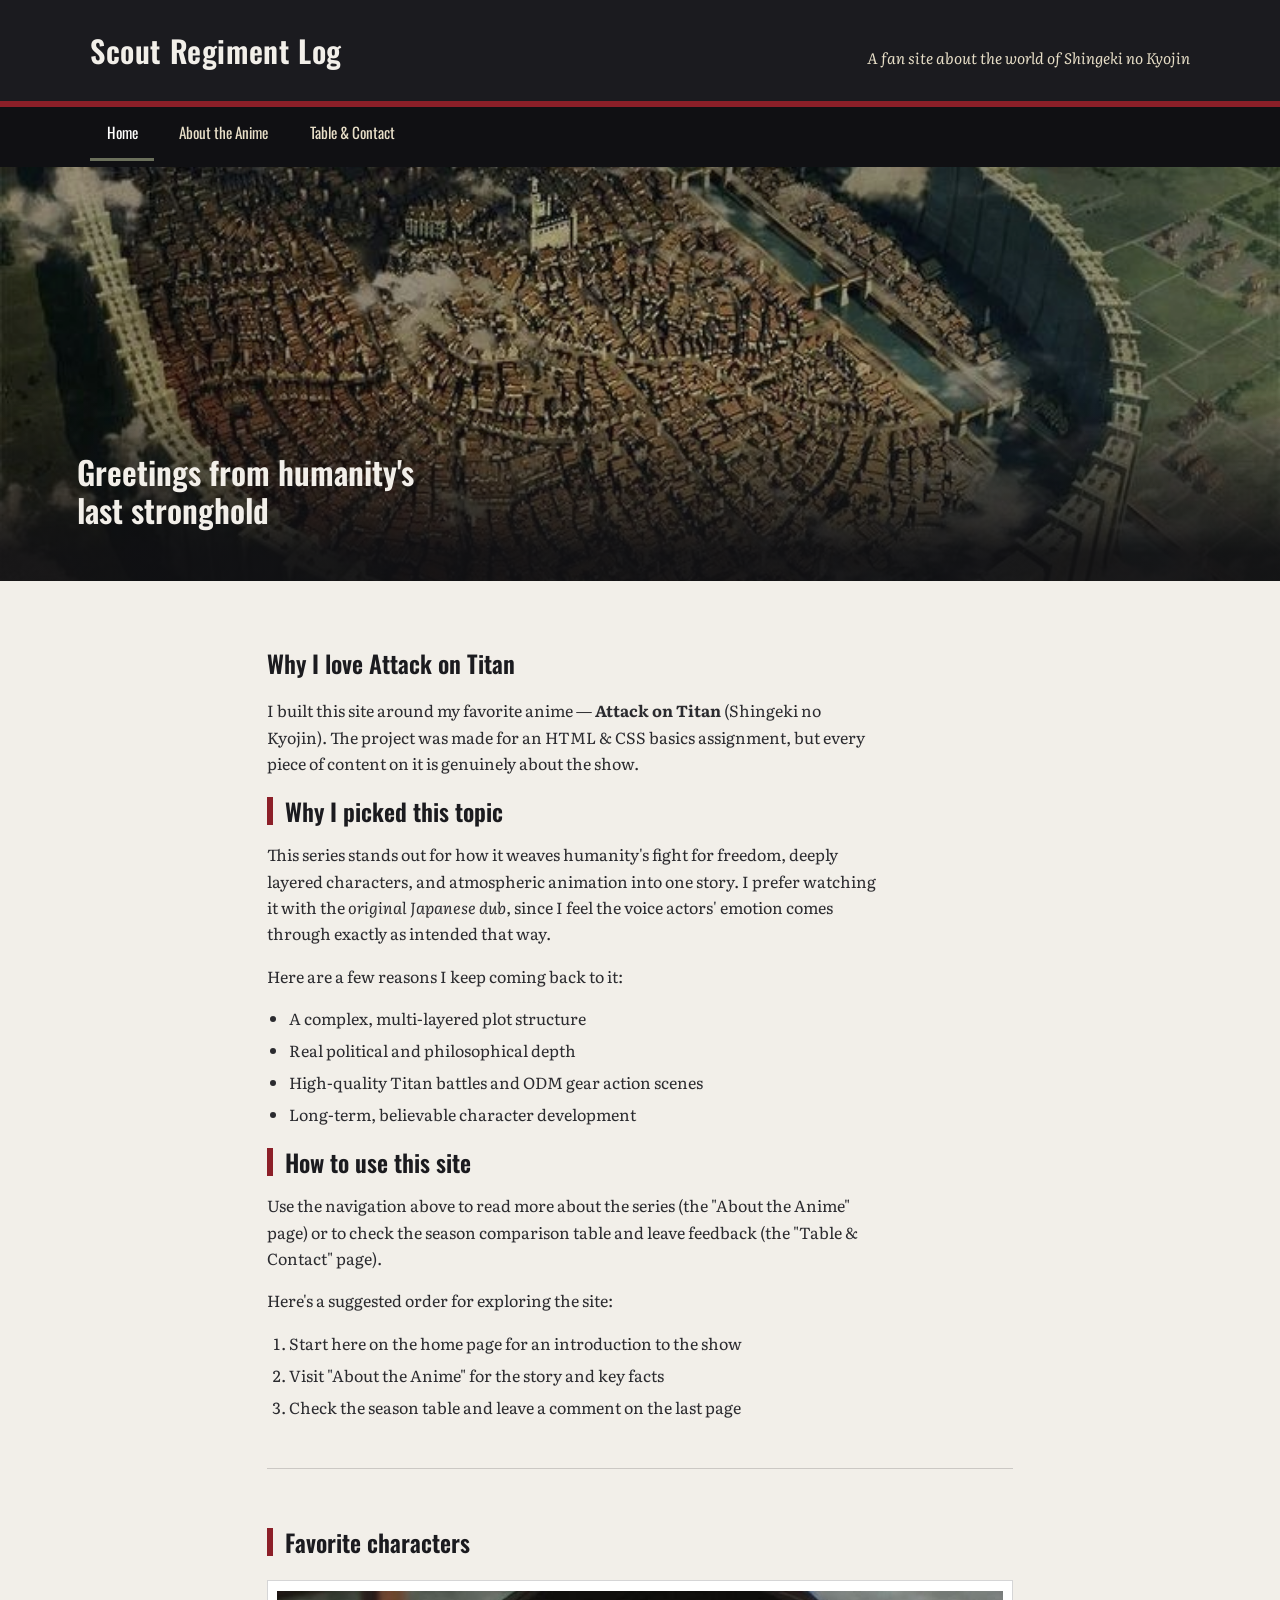
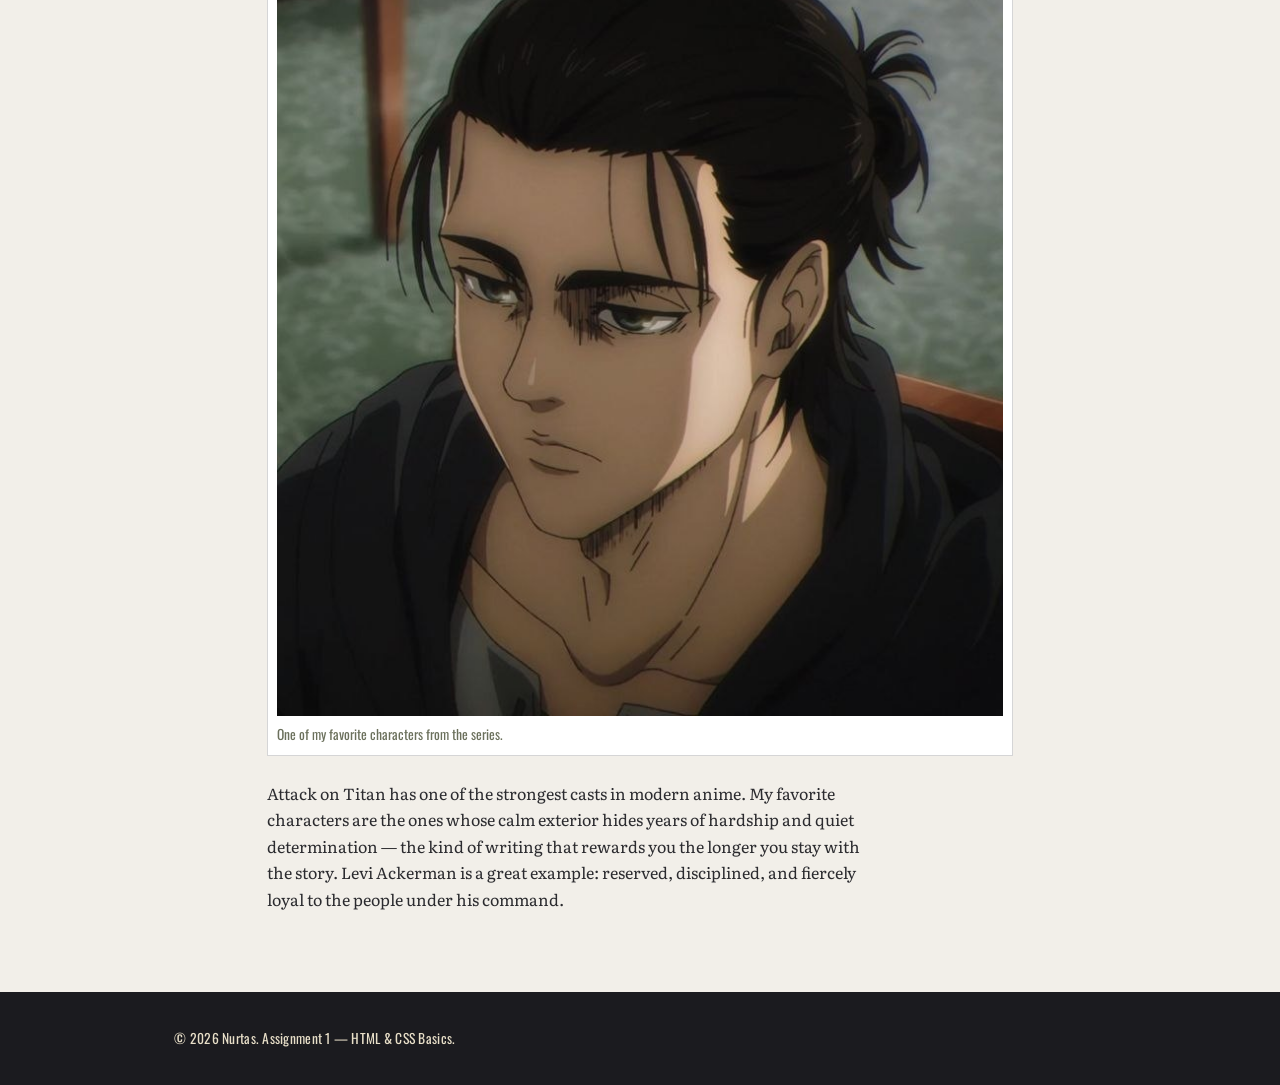
<file: index.html>
<!DOCTYPE html>
<html lang="en">
<head>
  <meta charset="UTF-8">
  <meta name="viewport" content="width=device-width, initial-scale=1.0">
  <title>Scout Regiment Log — Home</title>
  <link rel="stylesheet" href="css/style.css">
</head>
<body>

  <header class="site-head">
    <div class="masthead">
      <p class="brand">Scout Regiment Log</p>
      <p class="tagline">A fan site about the world of Shingeki no Kyojin</p>
    </div>
  </header>

  <nav class="mainnav">
    <ul>
      <li><a href="index.html" class="active">Home</a></li>
      <li><a href="about.html">About the Anime</a></li>
      <li><a href="contact.html">Table &amp; Contact</a></li>
    </ul>
  </nav>

  <div class="hero">
    <img src="images/wall-maria-dusk.jpg" alt="Aerial view of a walled city, ringed by tall stone walls">
    <div class="hero-copy">
      <h2>Greetings from humanity's last stronghold</h2>
    </div>
  </div>

  <main>

    <section>
      <h1>Why I love Attack on Titan</h1>
      <p>
        I built this site around my favorite anime — <strong>Attack on
        Titan</strong> (Shingeki no Kyojin). The project was made for an
        HTML &amp; CSS basics assignment, but every piece of content on it
        is genuinely about the show.
      </p>

      <h2>Why I picked this topic</h2>
      <p>
        This series stands out for how it weaves humanity's fight for
        freedom, deeply layered characters, and atmospheric animation into
        one story. I prefer watching it with the <em>original Japanese
        dub</em>, since I feel the voice actors' emotion comes through
        exactly as intended that way.
      </p>
      <p>Here are a few reasons I keep coming back to it:</p>
      <ul>
        <li>A complex, multi-layered plot structure</li>
        <li>Real political and philosophical depth</li>
        <li>High-quality Titan battles and ODM gear action scenes</li>
        <li>Long-term, believable character development</li>
      </ul>

      <h2>How to use this site</h2>
      <p>
        Use the navigation above to read more about the series (the
        "About the Anime" page) or to check the season comparison table
        and leave feedback (the "Table &amp; Contact" page).
      </p>
      <p>Here's a suggested order for exploring the site:</p>
      <ol>
        <li>Start here on the home page for an introduction to the show</li>
        <li>Visit "About the Anime" for the story and key facts</li>
        <li>Check the season table and leave a comment on the last page</li>
      </ol>
    </section>

    <section>
      <h2>Favorite characters</h2>
      <figure>
        <img src="images/favorite-character.jpg" alt="Close-up portrait of a dark-haired Attack on Titan character with a calm, serious expression">
        <figcaption>One of my favorite characters from the series.</figcaption>
      </figure>
      <p>
        Attack on Titan has one of the strongest casts in modern anime.
        My favorite characters are the ones whose calm exterior hides
        years of hardship and quiet determination — the kind of writing
        that rewards you the longer you stay with the story. Levi
        Ackerman is a great example: reserved, disciplined, and fiercely
        loyal to the people under his command.
      </p>
    </section>


  </main>

  <footer class="site-foot">
    <p>&copy; 2026 Nurtas. Assignment 1 — HTML &amp; CSS Basics.</p>
  </footer>

</body>
</html>
</file>
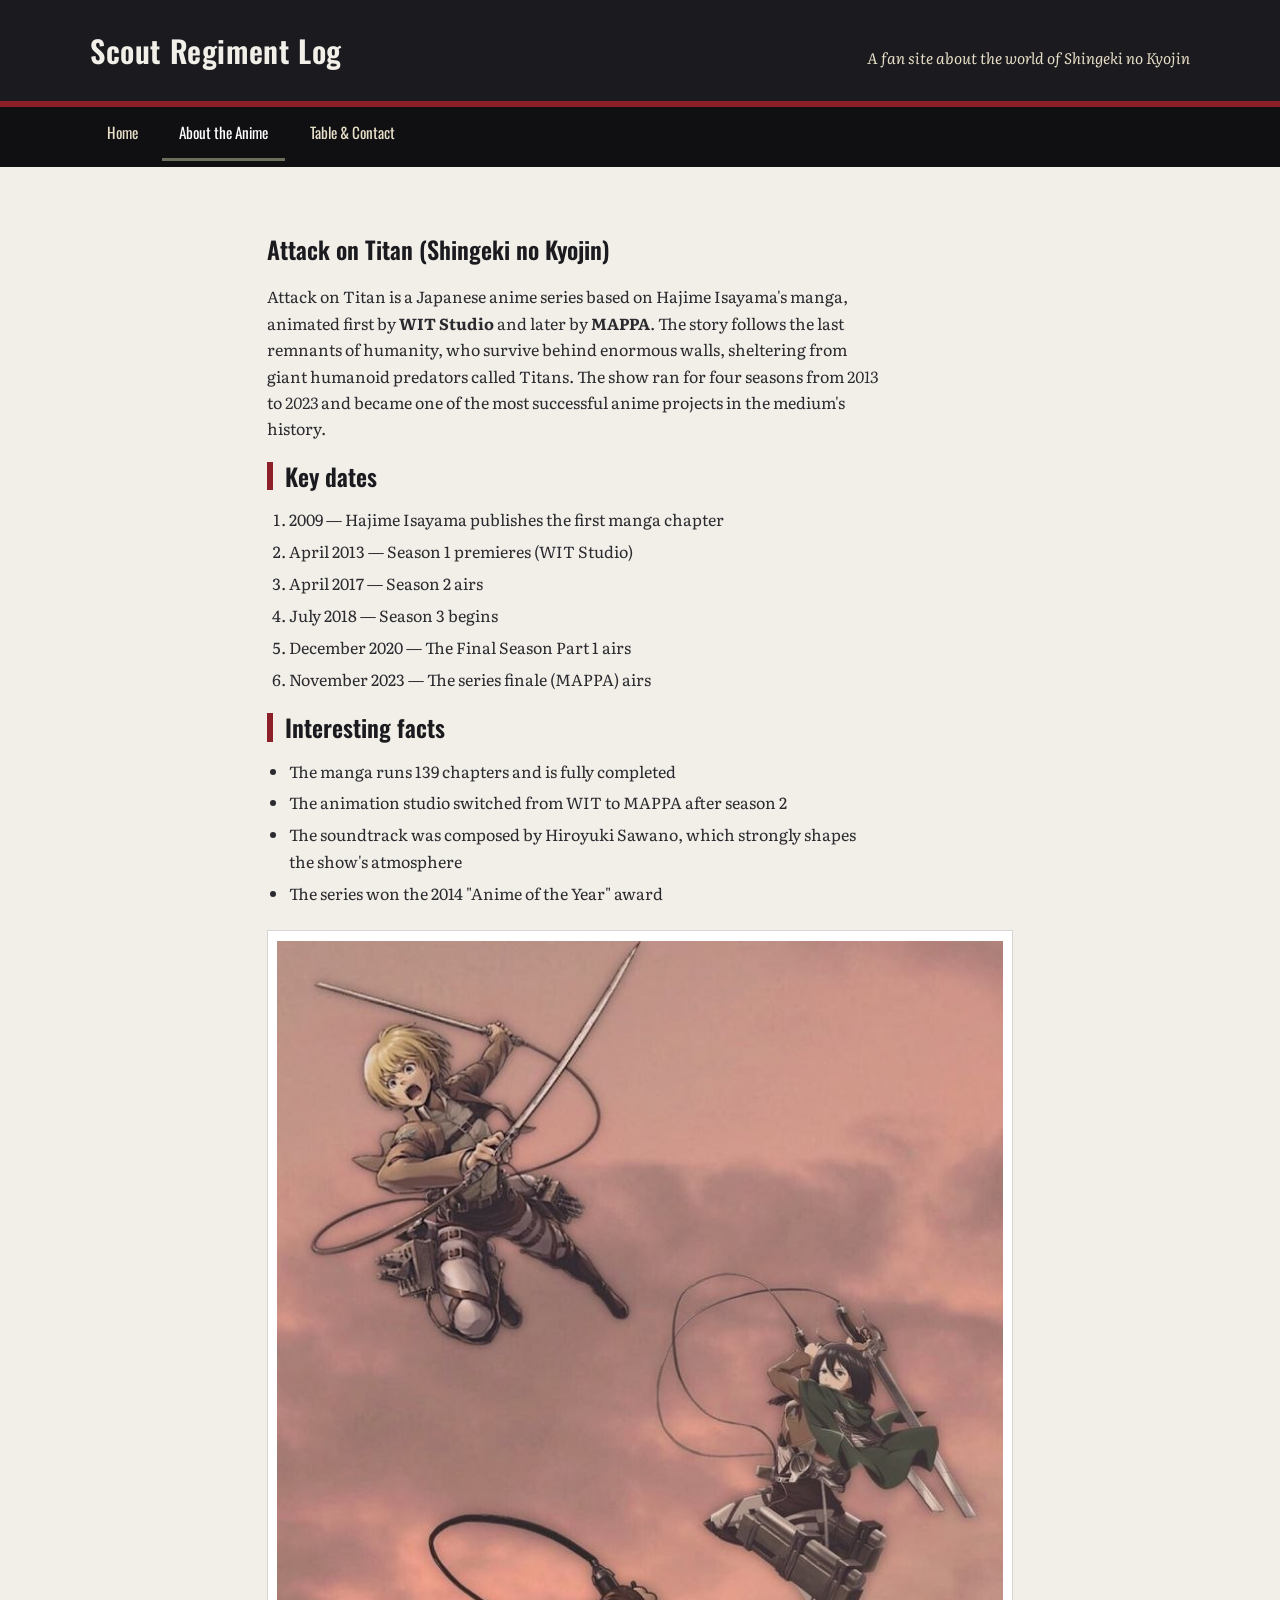
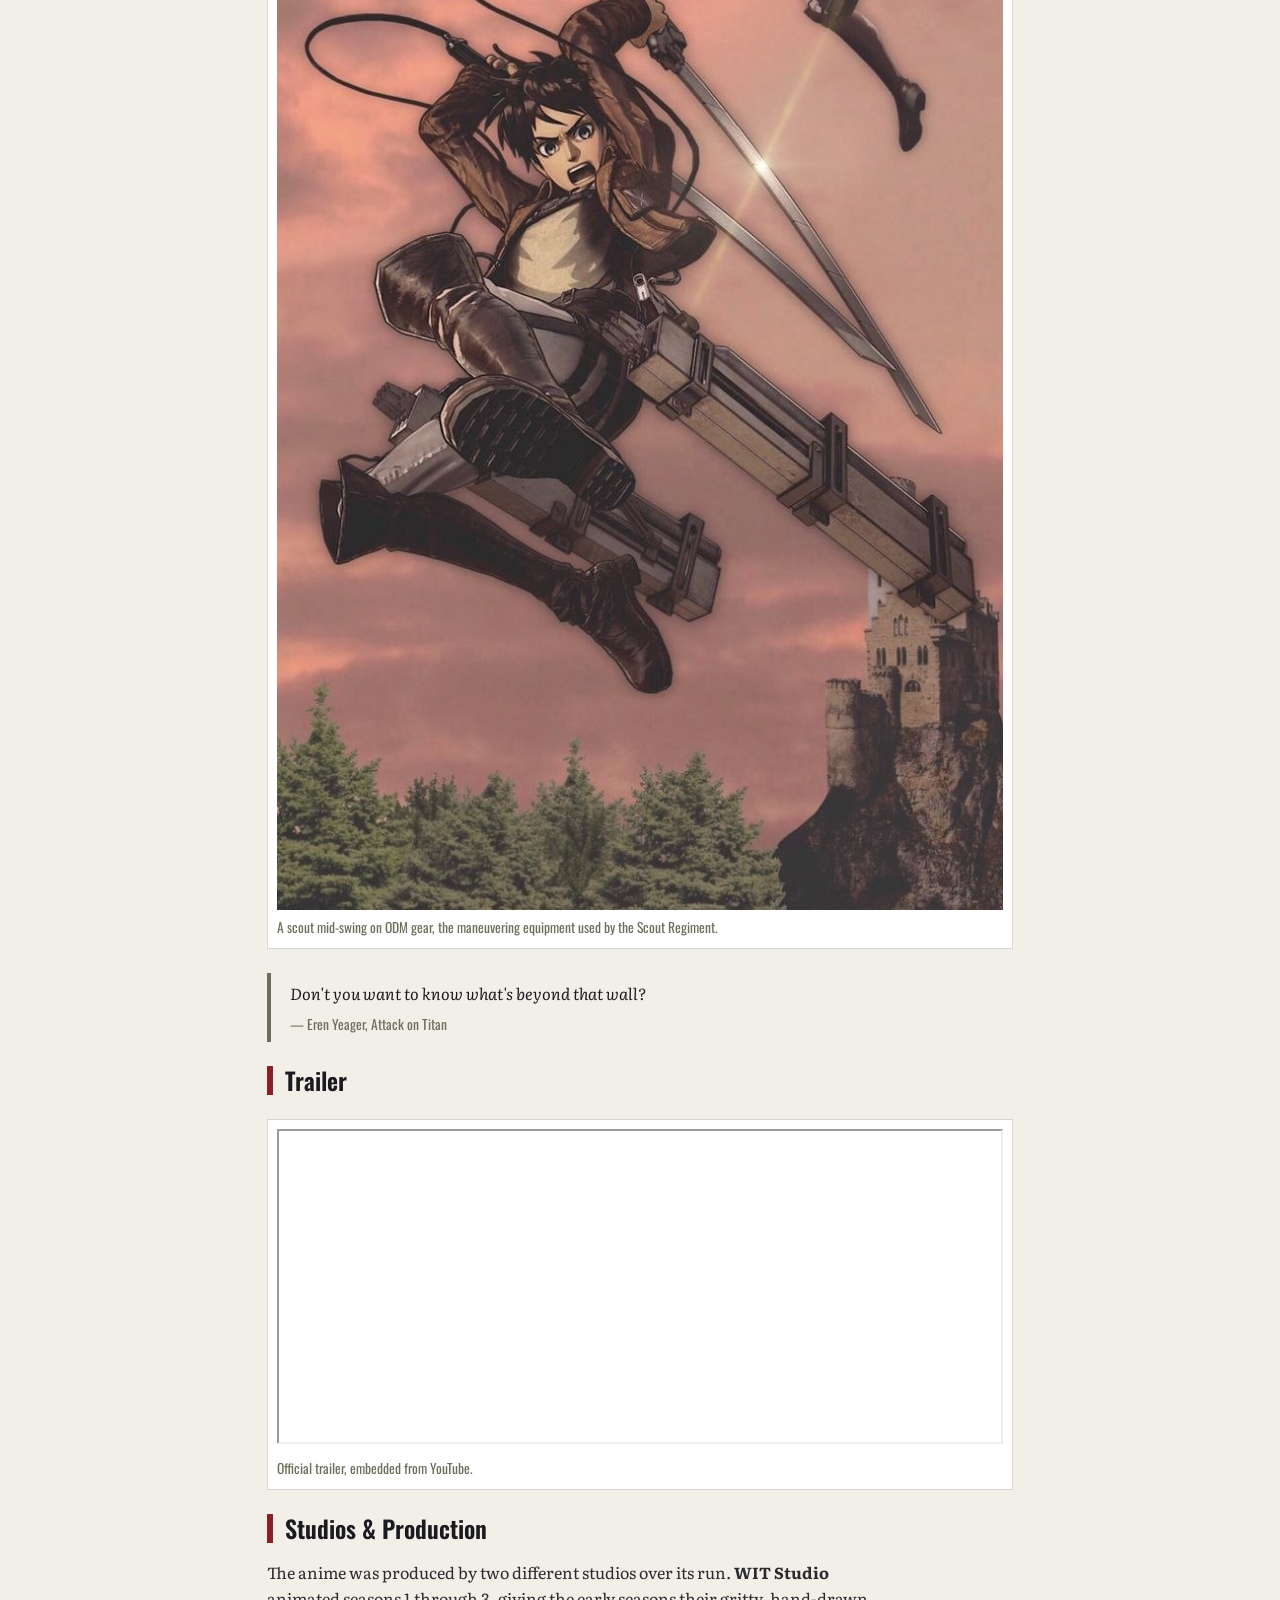
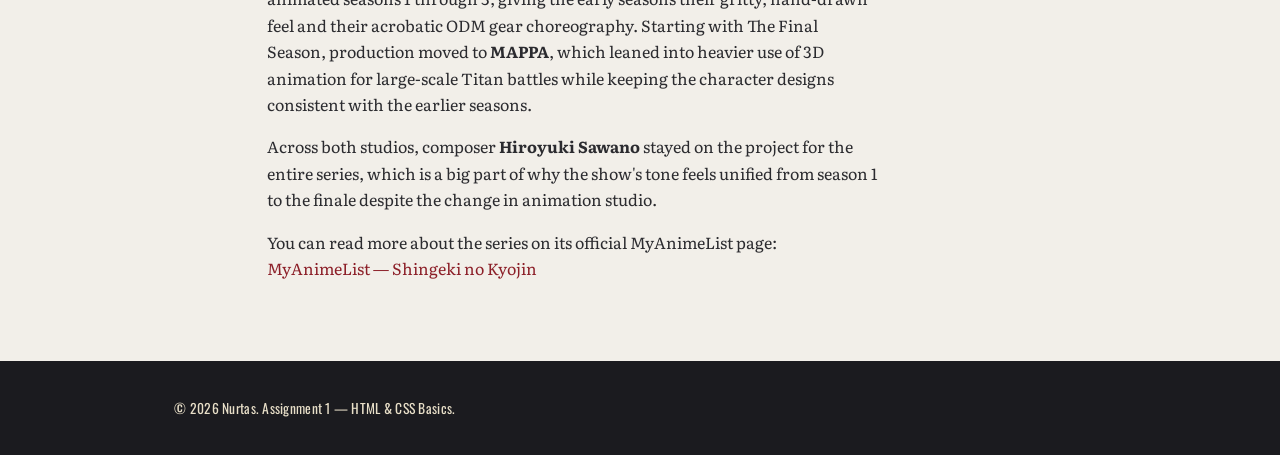
<file: about.html>
<!DOCTYPE html>
<html lang="en">
<head>
  <meta charset="UTF-8">
  <meta name="viewport" content="width=device-width, initial-scale=1.0">
  <title>Scout Regiment Log — About the Anime</title>
  <link rel="stylesheet" href="css/style.css">
</head>
<body>

  <header class="site-head">
    <div class="masthead">
      <p class="brand">Scout Regiment Log</p>
      <p class="tagline">A fan site about the world of Shingeki no Kyojin</p>
    </div>
  </header>

  <nav class="mainnav">
    <ul>
      <li><a href="index.html">Home</a></li>
      <li><a href="about.html" class="active">About the Anime</a></li>
      <li><a href="contact.html">Table &amp; Contact</a></li>
    </ul>
  </nav>

  <main>

    <section>
      <h1>Attack on Titan (Shingeki no Kyojin)</h1>
      <p>
        Attack on Titan is a Japanese anime series based on Hajime
        Isayama's manga, animated first by <strong>WIT Studio</strong>
        and later by <strong>MAPPA</strong>. The story follows the last
        remnants of humanity, who survive behind enormous walls,
        sheltering from giant humanoid predators called Titans. The show
        ran for four seasons from <em>2013</em> to <em>2023</em> and
        became one of the most successful anime projects in the medium's
        history.
      </p>

      <h2>Key dates</h2>
      <ol>
        <li>2009 — Hajime Isayama publishes the first manga chapter</li>
        <li>April 2013 — Season 1 premieres (WIT Studio)</li>
        <li>April 2017 — Season 2 airs</li>
        <li>July 2018 — Season 3 begins</li>
        <li>December 2020 — The Final Season Part 1 airs</li>
        <li>November 2023 — The series finale (MAPPA) airs</li>
      </ol>

      <h2>Interesting facts</h2>
      <ul>
        <li>The manga runs 139 chapters and is fully completed</li>
        <li>The animation studio switched from WIT to MAPPA after season 2</li>
        <li>The soundtrack was composed by Hiroyuki Sawano, which strongly shapes the show's atmosphere</li>
        <li>The series won the 2014 "Anime of the Year" award</li>
      </ul>

      <figure>
        <img src="images/odm-gear-diagram.jpg" alt="Scouts using ODM gear to swing through the air with blades drawn">
        <figcaption>A scout mid-swing on ODM gear, the maneuvering equipment used by the Scout Regiment.</figcaption>
      </figure>

      <blockquote>
        Don't you want to know what's beyond that wall?
        <cite>— Eren Yeager, Attack on Titan</cite>
      </blockquote>

      <h2>Trailer</h2>
      <div class="media-wrap">
        <iframe
          width="560"
          height="315"
          src="https://www.youtube.com/embed/MGRm4IzK1SQ"
          title="Attack on Titan — official trailer"
          allow="accelerometer; autoplay; clipboard-write; encrypted-media; gyroscope; picture-in-picture"
          allowfullscreen>
        </iframe>
        <p class="label">Official trailer, embedded from YouTube.</p>
      </div>

      <h2>Studios &amp; Production</h2>
      <p>
        The anime was produced by two different studios over its run.
        <strong>WIT Studio</strong> animated seasons 1 through 3, giving
        the early seasons their gritty, hand-drawn feel and their
        acrobatic ODM gear choreography. Starting with The Final Season,
        production moved to <strong>MAPPA</strong>, which leaned into
        heavier use of 3D animation for large-scale Titan battles while
        keeping the character designs consistent with the earlier
        seasons.
      </p>
      <p>
        Across both studios, composer <strong>Hiroyuki Sawano</strong>
        stayed on the project for the entire series, which is a big part
        of why the show's tone feels unified from season 1 to the finale
        despite the change in animation studio.
      </p>

      <p>
        You can read more about the series on its official MyAnimeList
        page:
        <a href="https://myanimelist.net/anime/16498/Shingeki_no_Kyojin" target="_blank" rel="noopener">
          MyAnimeList — Shingeki no Kyojin
        </a>
      </p>
    </section>

  </main>

  <footer class="site-foot">
    <p>&copy; 2026 Nurtas. Assignment 1 — HTML &amp; CSS Basics.</p>
  </footer>

</body>
</html>
</file>
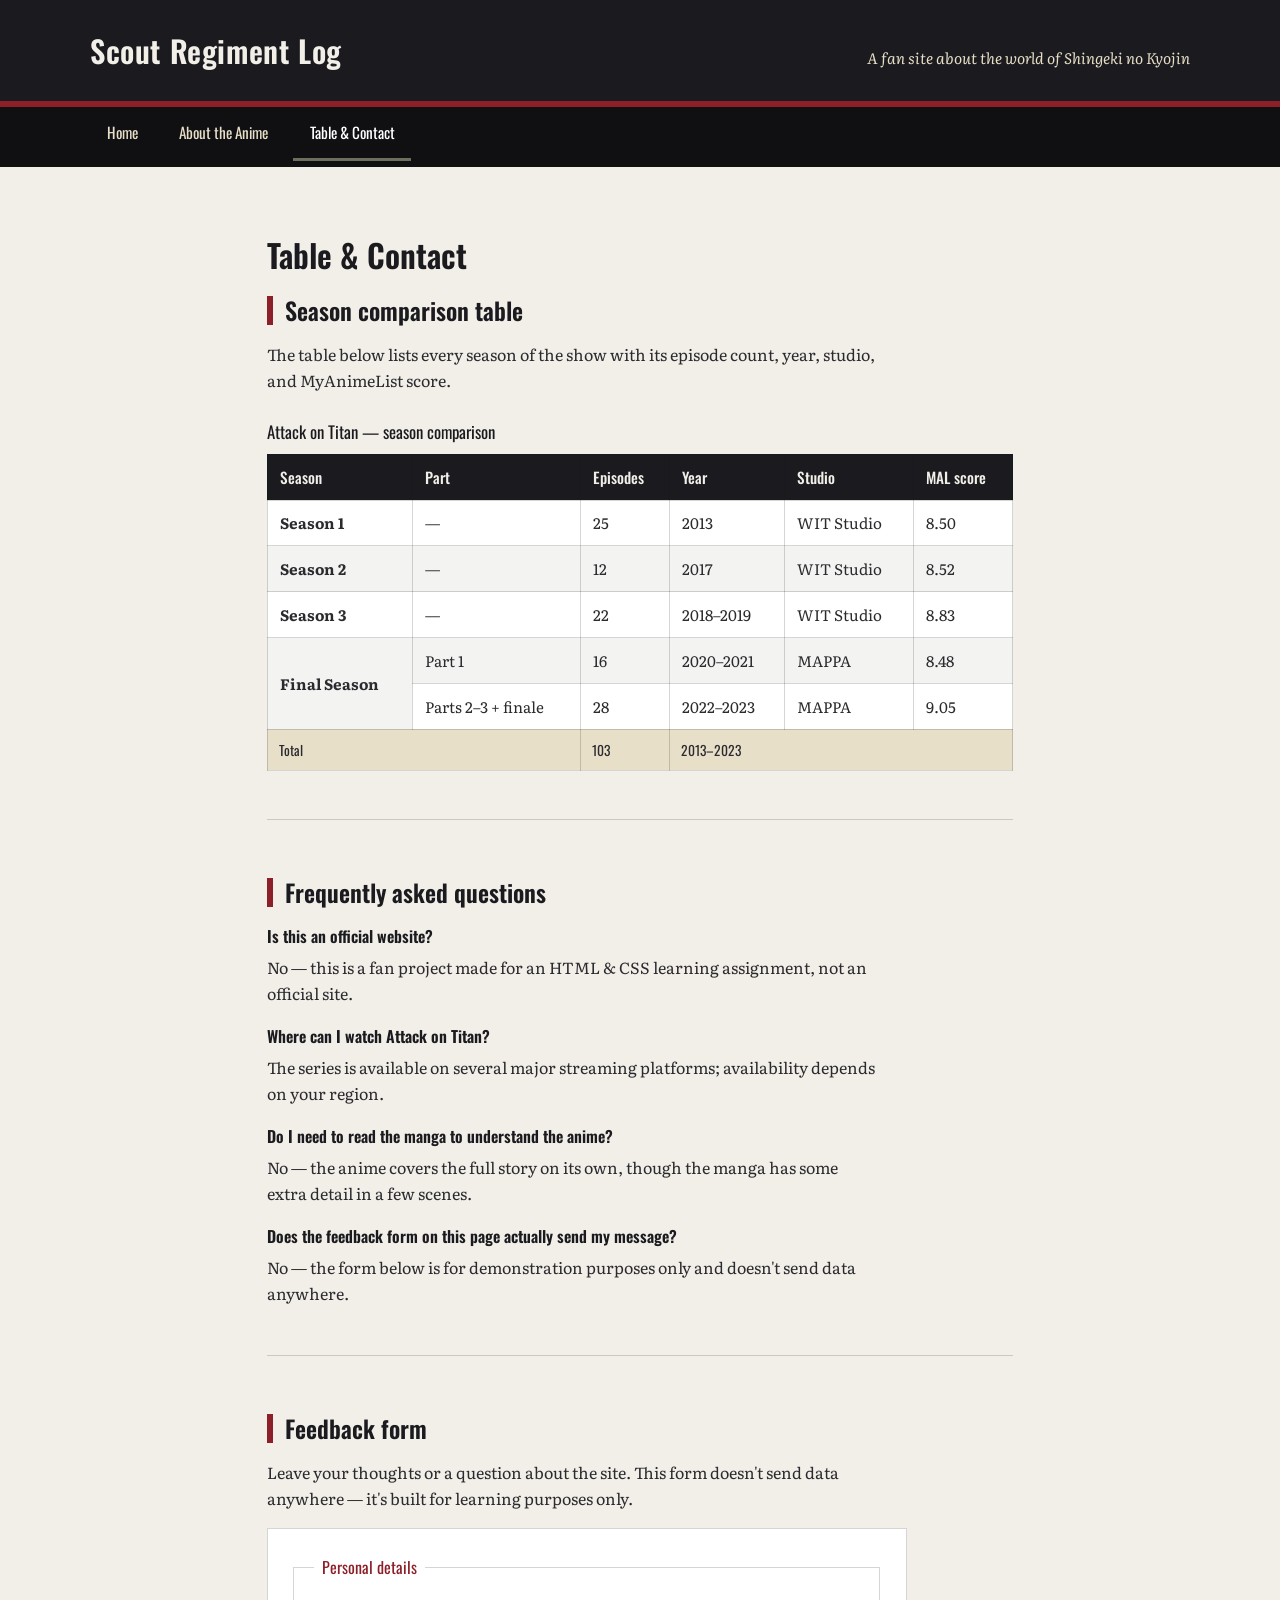
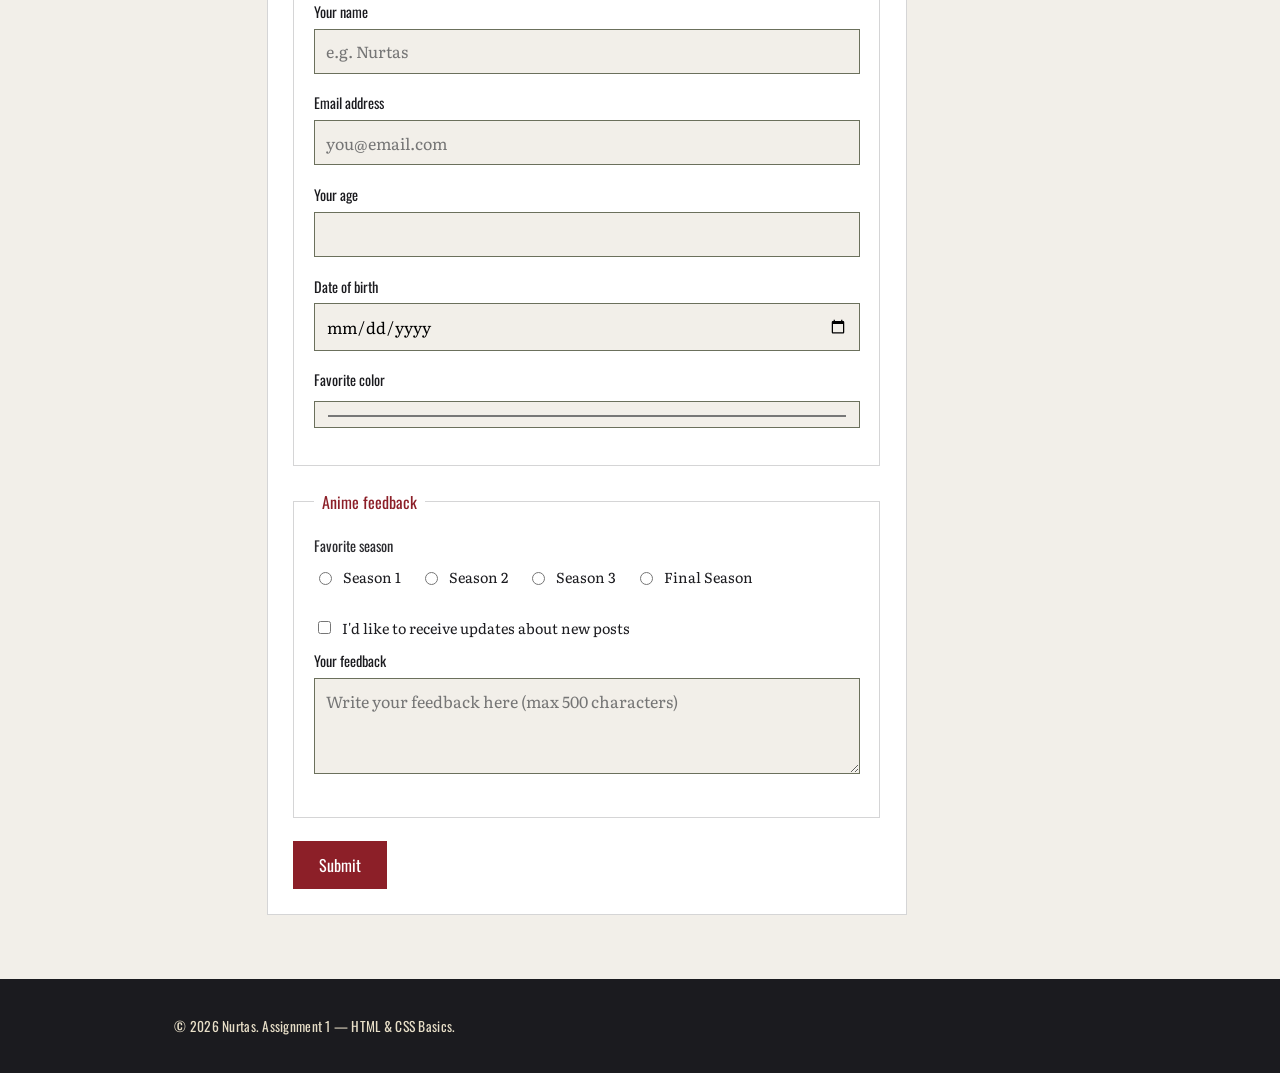
<file: contact.html>
<!DOCTYPE html>
<html lang="en">
<head>
  <meta charset="UTF-8">
  <meta name="viewport" content="width=device-width, initial-scale=1.0">
  <title>Scout Regiment Log — Table &amp; Contact</title>
  <link rel="stylesheet" href="css/style.css">
</head>
<body>

  <header class="site-head">
    <div class="masthead">
      <p class="brand">Scout Regiment Log</p>
      <p class="tagline">A fan site about the world of Shingeki no Kyojin</p>
    </div>
  </header>

  <nav class="mainnav">
    <ul>
      <li><a href="index.html">Home</a></li>
      <li><a href="about.html">About the Anime</a></li>
      <li><a href="contact.html" class="active">Table &amp; Contact</a></li>
    </ul>
  </nav>

  <main>

    <h1>Table &amp; Contact</h1>

    <section>
      <h2>Season comparison table</h2>
      <p>The table below lists every season of the show with its episode count, year, studio, and MyAnimeList score.</p>

      <div class="table-wrap">
        <table>
          <caption>Attack on Titan — season comparison</caption>
          <thead>
            <tr>
              <th scope="col">Season</th>
              <th scope="col">Part</th>
              <th scope="col">Episodes</th>
              <th scope="col">Year</th>
              <th scope="col">Studio</th>
              <th scope="col">MAL score</th>
            </tr>
          </thead>
          <tbody>
            <tr>
              <th scope="row">Season 1</th>
              <td>—</td>
              <td>25</td>
              <td>2013</td>
              <td>WIT Studio</td>
              <td>8.50</td>
            </tr>
            <tr>
              <th scope="row">Season 2</th>
              <td>—</td>
              <td>12</td>
              <td>2017</td>
              <td>WIT Studio</td>
              <td>8.52</td>
            </tr>
            <tr>
              <th scope="row">Season 3</th>
              <td>—</td>
              <td>22</td>
              <td>2018–2019</td>
              <td>WIT Studio</td>
              <td>8.83</td>
            </tr>
            <tr>
              <th scope="rowgroup" rowspan="2">Final Season</th>
              <td>Part 1</td>
              <td>16</td>
              <td>2020–2021</td>
              <td>MAPPA</td>
              <td>8.48</td>
            </tr>
            <tr>
              <td>Parts 2–3 + finale</td>
              <td>28</td>
              <td>2022–2023</td>
              <td>MAPPA</td>
              <td>9.05</td>
            </tr>
          </tbody>
          <tfoot>
            <tr>
              <td colspan="2">Total</td>
              <td>103</td>
              <td colspan="3">2013–2023</td>
            </tr>
          </tfoot>
        </table>
      </div>
    </section>

    <section>
      <h2>Frequently asked questions</h2>
      <dl>
        <dt>Is this an official website?</dt>
        <dd>No — this is a fan project made for an HTML &amp; CSS learning assignment, not an official site.</dd>

        <dt>Where can I watch Attack on Titan?</dt>
        <dd>The series is available on several major streaming platforms; availability depends on your region.</dd>

        <dt>Do I need to read the manga to understand the anime?</dt>
        <dd>No — the anime covers the full story on its own, though the manga has some extra detail in a few scenes.</dd>

        <dt>Does the feedback form on this page actually send my message?</dt>
        <dd>No — the form below is for demonstration purposes only and doesn't send data anywhere.</dd>
      </dl>
    </section>

    <section>
      <h2>Feedback form</h2>
      <p>Leave your thoughts or a question about the site. This form doesn't send data anywhere — it's built for learning purposes only.</p>

      <form action="#" method="post">
        <fieldset>
          <legend>Personal details</legend>

          <div class="field">
            <label for="fullname">Your name</label>
            <input type="text" id="fullname" name="fullname" placeholder="e.g. Nurtas" required>
          </div>

          <div class="field">
            <label for="email">Email address</label>
            <input type="email" id="email" name="email" placeholder="you@email.com" required>
          </div>

          <div class="field">
            <label for="age">Your age</label>
            <input type="number" id="age" name="age" min="10" max="99">
          </div>

          <div class="field">
            <label for="birthdate">Date of birth</label>
            <input type="date" id="birthdate" name="birthdate">
          </div>

          <div class="field">
            <label for="favcolor">Favorite color</label>
            <input type="color" id="favcolor" name="favcolor" value="#8c1f28">
          </div>
        </fieldset>

        <fieldset>
          <legend>Anime feedback</legend>

          <div class="field">
            <p id="season-label" style="font-family: var(--font-display); font-size: 0.9rem; margin: 0 0 0.5em;">Favorite season</p>
            <div class="radio-group" role="group" aria-labelledby="season-label">
              <span class="field-inline">
                <input type="radio" id="season1" name="season" value="1">
                <label for="season1">Season 1</label>
              </span>
              <span class="field-inline">
                <input type="radio" id="season2" name="season" value="2">
                <label for="season2">Season 2</label>
              </span>
              <span class="field-inline">
                <input type="radio" id="season3" name="season" value="3">
                <label for="season3">Season 3</label>
              </span>
              <span class="field-inline">
                <input type="radio" id="season4" name="season" value="4">
                <label for="season4">Final Season</label>
              </span>
            </div>
          </div>

          <div class="field field-inline">
            <input type="checkbox" id="newsletter" name="newsletter">
            <label for="newsletter">I'd like to receive updates about new posts</label>
          </div>

          <div class="field">
            <label for="message">Your feedback</label>
            <textarea id="message" name="message" maxlength="500" placeholder="Write your feedback here (max 500 characters)"></textarea>
          </div>
        </fieldset>

        <button type="submit" class="submit">Submit</button>
      </form>
    </section>

  </main>

  <footer class="site-foot">
    <p>&copy; 2026 Nurtas. Assignment 1 — HTML &amp; CSS Basics.</p>
  </footer>

</body>
</html>
</file>
<file: css/style.css>
/* =========================================================
   Assignment 1 — Survey Corps Field Log
   Color system (documented in 3 formats, see report):
     charcoal:  #1B1B1F   rgb(27,27,31)
     parchment: #E8DFC8   hsl(45,38%,84%)
     bone:      #F2EFE9   rgb(242,239,233)
     oxide-red: #8C1F28   hsl(355,64%,35%)
     khaki:     #6B705C   rgb(107,112,92)
   Units in play: rem (type scale), em (component padding),
   %  (layout widths), px (hairline borders), vh (hero height)
   ========================================================= */

@import url('https://fonts.googleapis.com/css2?family=Oswald:wght@400;500;600;700&family=Literata:ital,wght@0,400;0,500;0,600;1,400&display=swap');

:root {
  --charcoal: #1B1B1F;
  --parchment: #E8DFC8;
  --bone: #F2EFE9;
  --oxide: #8C1F28;
  --khaki: #6B705C;
  --ink: #2B2B2F;
  --rule: rgba(27, 27, 31, 0.18);
  --font-display: 'Oswald', 'Arial Narrow', sans-serif;
  --font-body: 'Literata', Georgia, serif;
}

* { box-sizing: border-box; }

html { scroll-behavior: smooth; }

body {
  margin: 0;
  font-family: var(--font-body);
  color: var(--ink);
  background: var(--bone);
  line-height: 1.65;
  font-size: 1rem;
}

img { max-width: 100%; display: block; }

a { color: var(--oxide); text-decoration: none; }
a:hover { text-decoration: underline; }
a:focus-visible,
input:focus-visible,
textarea:focus-visible,
button:focus-visible,
select:focus-visible {
  outline: 3px solid var(--oxide);
  outline-offset: 2px;
}

/* ---------- Header & Nav ---------- */
header.site-head {
  background: var(--charcoal);
  color: var(--bone);
  padding: 1.6em 6%;
  border-bottom: 6px solid var(--oxide);
}

.site-head .masthead {
  display: flex;
  align-items: baseline;
  justify-content: space-between;
  flex-wrap: wrap;
  gap: 0.4em 1.5em;
  max-width: 1100px;
  margin: 0 auto;
}

.site-head .brand {
  font-family: var(--font-display);
  font-weight: 600;
  font-size: 1.9rem;
  margin: 0;
  letter-spacing: 0.02em;
}

.site-head .tagline {
  font-family: var(--font-body);
  font-style: italic;
  color: var(--parchment);
  font-size: 0.95rem;
  margin: 0;
}

nav.mainnav {
  background: #101013;
  padding: 0 6%;
}

nav.mainnav ul {
  list-style: none;
  display: flex;
  gap: 0.5em;
  margin: 0;
  padding: 0;
  max-width: 1100px;
  margin: 0 auto;
  flex-wrap: wrap;
}

nav.mainnav a {
  display: inline-block;
  color: var(--parchment);
  font-family: var(--font-display);
  font-size: 0.95rem;
  padding: 0.85em 1.1em;
  border-bottom: 3px solid transparent;
  transition: background-color 0.15s ease, border-color 0.15s ease;
}

nav.mainnav a:hover {
  background: rgba(140, 31, 40, 0.25);
  border-bottom-color: var(--oxide);
  text-decoration: none;
}

nav.mainnav a.active {
  border-bottom-color: var(--khaki);
  color: #fff;
}

/* ---------- Layout shell ---------- */
main {
  max-width: 900px;
  margin: 0 auto;
  padding: 3em 6% 4em;
}

main > section + section {
  margin-top: 3em;
  padding-top: 2.4em;
  border-top: 1px solid var(--rule);
}

h1, h2, h3 {
  font-family: var(--font-display);
  color: var(--charcoal);
  font-weight: 600;
  line-height: 1.2;
}

h2 {
  font-size: 1.5rem;
  border-left: 6px solid var(--oxide);
  padding-left: 0.5em;
  margin-bottom: 0.6em;
}

h3 { font-size: 1.15rem; color: var(--oxide); }

p { max-width: 68ch; }

ul, ol { max-width: 68ch; padding-left: 1.4em; }
li { margin-bottom: 0.35em; }

/* ---------- FAQ (definition list) ---------- */
dl { max-width: 68ch; }
dt {
  font-family: var(--font-display);
  font-weight: 600;
  color: var(--charcoal);
  margin-top: 1em;
}
dd {
  margin: 0.3em 0 0;
  color: var(--ink);
}

/* ---------- Hero (home page) ---------- */
.hero {
  position: relative;
  min-height: 46vh;
  display: flex;
  align-items: flex-end;
  color: var(--bone);
  background: var(--charcoal);
  overflow: hidden;
}

.hero img {
  position: absolute;
  inset: 0;
  width: 100%;
  height: 100%;
  object-fit: cover;
  opacity: 0.85;
}

.hero .hero-copy {
  position: relative;
  z-index: 1;
  padding: 2em 6%;
  background: linear-gradient(0deg, rgba(16,16,19,0.92) 15%, transparent 100%);
  width: 100%;
}

.hero .hero-copy h2 {
  border: none;
  padding: 0;
  color: var(--bone);
  font-size: 2rem;
  max-width: 20ch;
}

/* ---------- Figure / blockquote ---------- */
figure {
  margin: 1.5em 0;
  border: 1px solid var(--rule);
  padding: 0.6em;
  background: #fff;
}

figcaption {
  font-family: var(--font-display);
  font-size: 0.85rem;
  color: var(--khaki);
  padding-top: 0.5em;
}

blockquote {
  margin: 1.5em 0;
  padding: 0.4em 1.2em;
  border-left: 4px solid var(--khaki);
  font-style: italic;
  color: var(--charcoal);
}

blockquote cite {
  display: block;
  margin-top: 0.5em;
  font-style: normal;
  font-family: var(--font-display);
  font-size: 0.85rem;
  color: var(--khaki);
}

.media-wrap {
  margin: 1.5em 0;
  border: 1px solid var(--rule);
  padding: 0.6em;
  background: #fff;
}

.media-wrap iframe,
.media-wrap video,
.media-wrap audio { width: 100%; }

.media-wrap p.label {
  font-family: var(--font-display);
  font-size: 0.85rem;
  color: var(--khaki);
  margin: 0.5em 0 0;
}

/* ---------- Table ---------- */
.table-wrap { overflow-x: auto; margin: 1.5em 0; }

table {
  border-collapse: collapse;
  width: 100%;
  min-width: 560px;
  font-family: var(--font-body);
  background: #fff;
}

caption {
  text-align: left;
  font-family: var(--font-display);
  color: var(--charcoal);
  margin-bottom: 0.5em;
  font-size: 1.05rem;
}

th, td {
  border: 1px solid var(--rule);
  padding: 0.65em 0.8em;
  text-align: left;
  font-size: 0.95rem;
}

thead th {
  background: var(--charcoal);
  color: var(--bone);
  font-family: var(--font-display);
  font-weight: 500;
}

tbody tr:nth-child(even) { background: rgba(107, 112, 92, 0.08); }

tfoot td {
  background: var(--parchment);
  font-family: var(--font-display);
  font-size: 0.85rem;
}

/* ---------- Form ---------- */
form {
  background: #fff;
  border: 1px solid var(--rule);
  padding: 1.6em;
  max-width: 640px;
}

fieldset {
  border: 1px solid var(--rule);
  padding: 1.2em;
  margin: 0 0 1.4em;
}

legend {
  font-family: var(--font-display);
  color: var(--oxide);
  padding: 0 0.5em;
}

.field {
  margin-bottom: 1.1em;
}

.field label {
  display: block;
  font-family: var(--font-display);
  font-size: 0.9rem;
  margin-bottom: 0.35em;
  color: var(--charcoal);
}

.field-inline { display: flex; align-items: center; gap: 0.5em; margin-bottom: 0.6em; }
.field-inline label { margin: 0; font-family: var(--font-body); }

input, textarea, select {
  width: 100%;
  padding: 0.6em 0.7em;
  border: 1px solid var(--khaki);
  background: var(--bone);
  font-family: var(--font-body);
  font-size: 1rem;
}

input[type="checkbox"],
input[type="radio"] { width: auto; }

textarea { min-height: 6em; resize: vertical; }

.radio-group { display: flex; gap: 1.2em; flex-wrap: wrap; }

button.submit {
  font-family: var(--font-display);
  background: var(--oxide);
  color: #fff;
  border: none;
  padding: 0.75em 1.6em;
  font-size: 1rem;
  cursor: pointer;
  transition: background-color 0.15s ease;
}

button.submit:hover { background: #6f1720; }

/* ---------- Footer ---------- */
footer.site-foot {
  background: var(--charcoal);
  color: var(--parchment);
  text-align: center;
  padding: 1.6em 6%;
  font-family: var(--font-display);
  font-size: 0.85rem;
  letter-spacing: 0.02em;
}

/* ---------- Responsive ---------- */
@media (max-width: 640px) {
  .site-head .masthead { flex-direction: column; align-items: flex-start; }
  nav.mainnav ul { gap: 0; }
  main { padding: 2em 5% 3em; }
  .hero { min-height: 38vh; }
}
</file>
